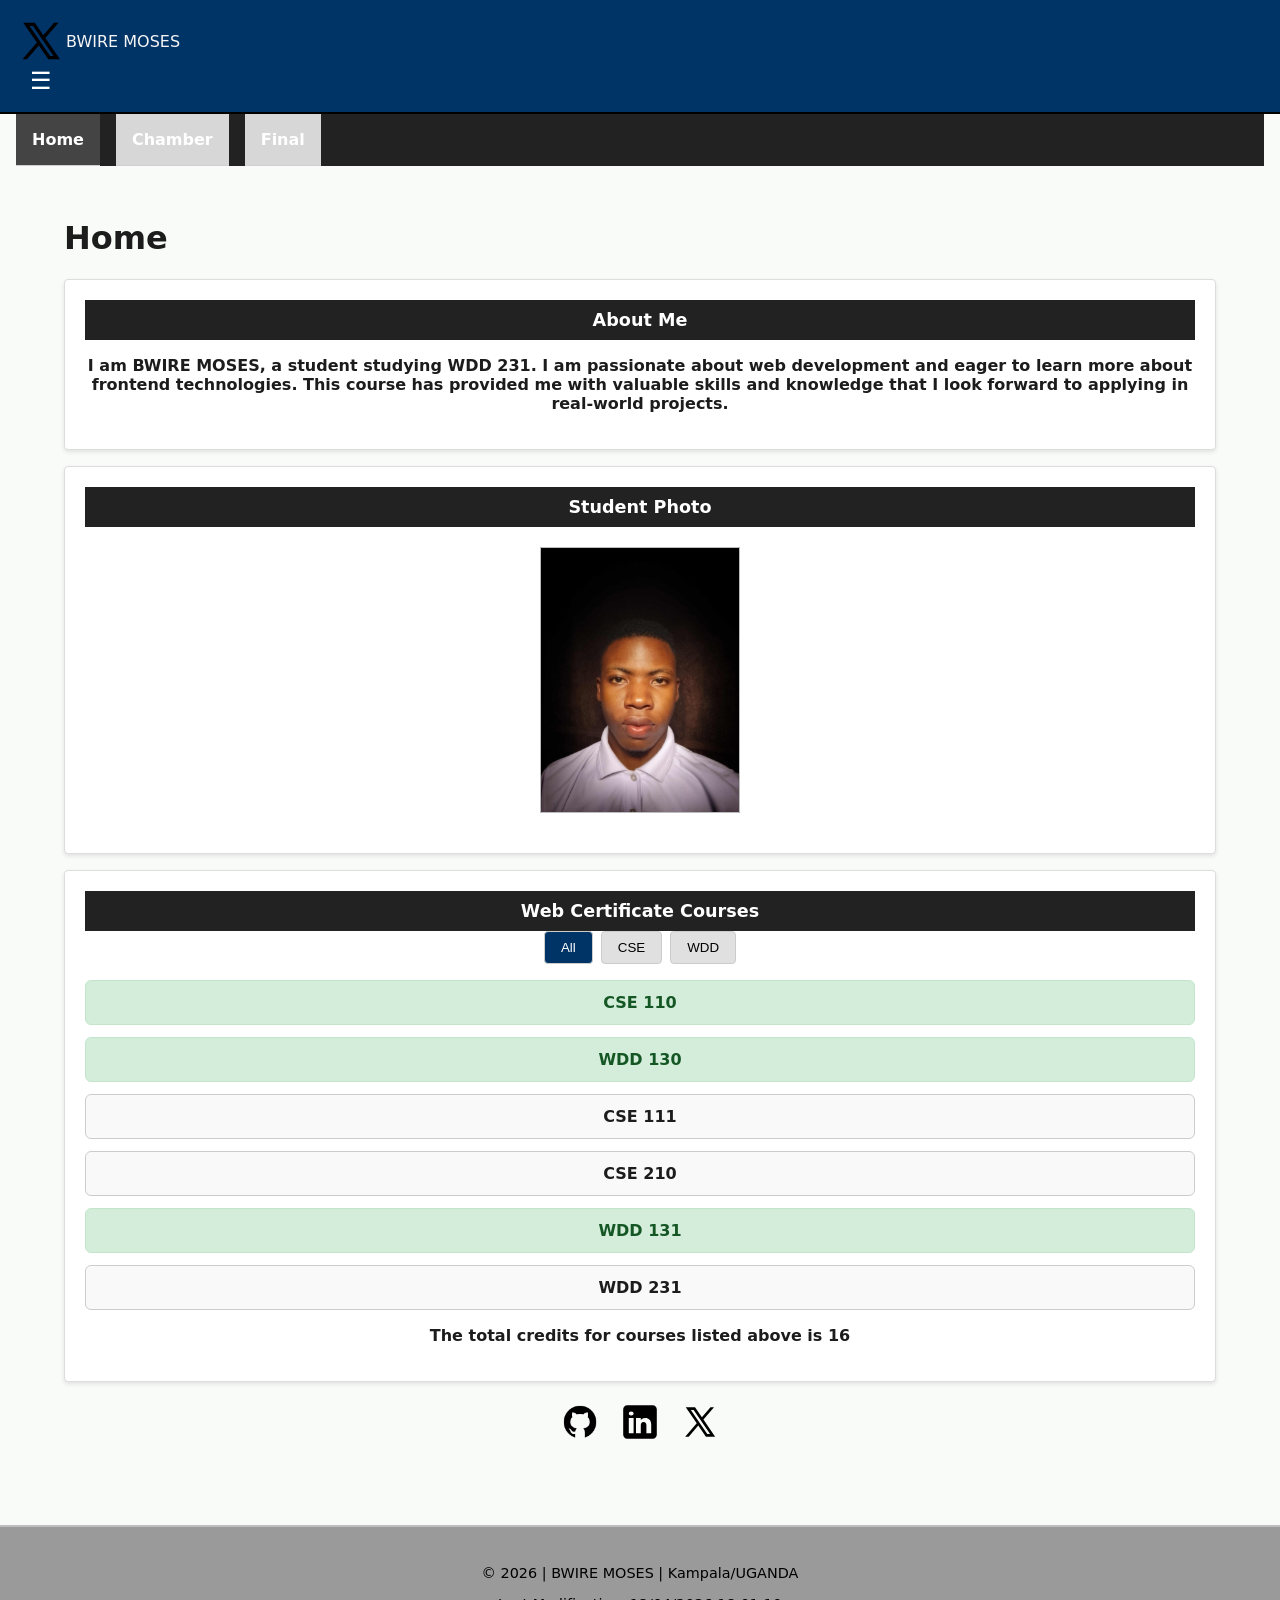
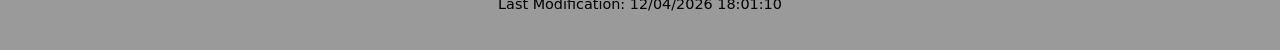
<file: index.html>
<!DOCTYPE html>
<html lang="en">
<head>
    <meta charset="UTF-8">
    <meta name="viewport" content="width=device-width, initial-scale=1.0">
    <title>WDD 231: Course Home Page</title>
    <meta name="description" content="Course home page for WDD 231 - Web Frontend Development I.  This page includes information about the student, web certificate courses, and social media links.">
    <meta name="author" content="BWIRE MOSES">
    
    <!-- Google Fonts -->
    <link rel="preconnect" href="https://fonts.googleapis.com">
    <link rel="preconnect" href="https://fonts.gstatic.com" crossorigin>
    <link href="https://fonts.googleapis.com/css2?family=Roboto:wght@400;700&display=swap" rel="stylesheet">

<!-- Stylesheets -->
    <link rel="stylesheet" href="styles/small.css">
    <link rel="stylesheet" href="styles/large.css">

    <!-- Scripts (Deferred) -->
    <script src="scripts/date.js" defer></script>
    <script src="scripts/navigation.js" defer></script>
    <script src="scripts/course.js" defer></script>
    <link rel="icon" href="images/twitter.svg"  
</head>
<body>

    <header>
        
        <img src="images/twitter.svg" alt="Site Logo" width="50" height="50">
        <span>BWIRE MOSES</span>
        <button id="menu-button" aria-label="Toggle Menu">&#9776;</button>
    </header>

    <nav>
        <ul id="nav-menu">
            <li><a href="index.html" class="active">Home</a></li>
            <li><a href="chamber/index.html">Chamber</a></li>
            <li><a href="final/index.html">Final</a></li>
        </ul>
    </nav>

    <main>
        <h1>Home</h1>
        
        <section class="card">
            <h2>About Me</h2>
            <p>I am BWIRE MOSES, a student studying WDD 231. I am passionate about web development and eager to learn more about frontend technologies. This course has provided me with valuable skills and knowledge that I look forward to applying in real-world projects.

            </p> </section>

        <section class="card">
    <h2>Student Photo</h2>
    <div class="photo-container">
      <img src="images/profile.jpg" alt="Profile Photo" width="200" height="200">
    </div>
  </section>
        <section class="card">
            <h2>Web Certificate Courses</h2>
            <div id="filter-buttons">
                <button id="all-btn" class="btn active">All</button>
                <button id="cse-btn" class="btn">CSE</button>
                <button id="wdd-btn" class="btn">WDD</button>
            </div>
            
            <div id="course-container"></div>
            <p class="credits-display">The total credits for courses listed above is <span id="total-credits">0</span></p>
        </section>
        <section>
            <h2>   </h2>
            <div class="social-links">
    <a href="https://github.com/mozzymchanz" target="_blank" rel="noopener">
      <img src="images/github.png" alt="GitHub Profile">
    </a>
    <a href="https://linkedin.com/in/mozzymchanz" target="_blank" rel="noopener">
      <img src="images/linkedin.svg" alt="LinkedIn Profile">
    </a>
    <a href="https://x.com/mozzymchanz" target="_blank" rel="noopener">
      <img src="images/twitter.svg" alt="X (formerly Twitter) Profile">
    </a>
  </div>
        </section>
    </main>

    <footer>
        
        <p>&copy; <span id="currentyear"></span> |  BWIRE MOSES |  Kampala/UGANDA </p>
        <p>Last Modification: <span id="lastModified"></span></p>
    </footer>

</body>
</html>
</file>
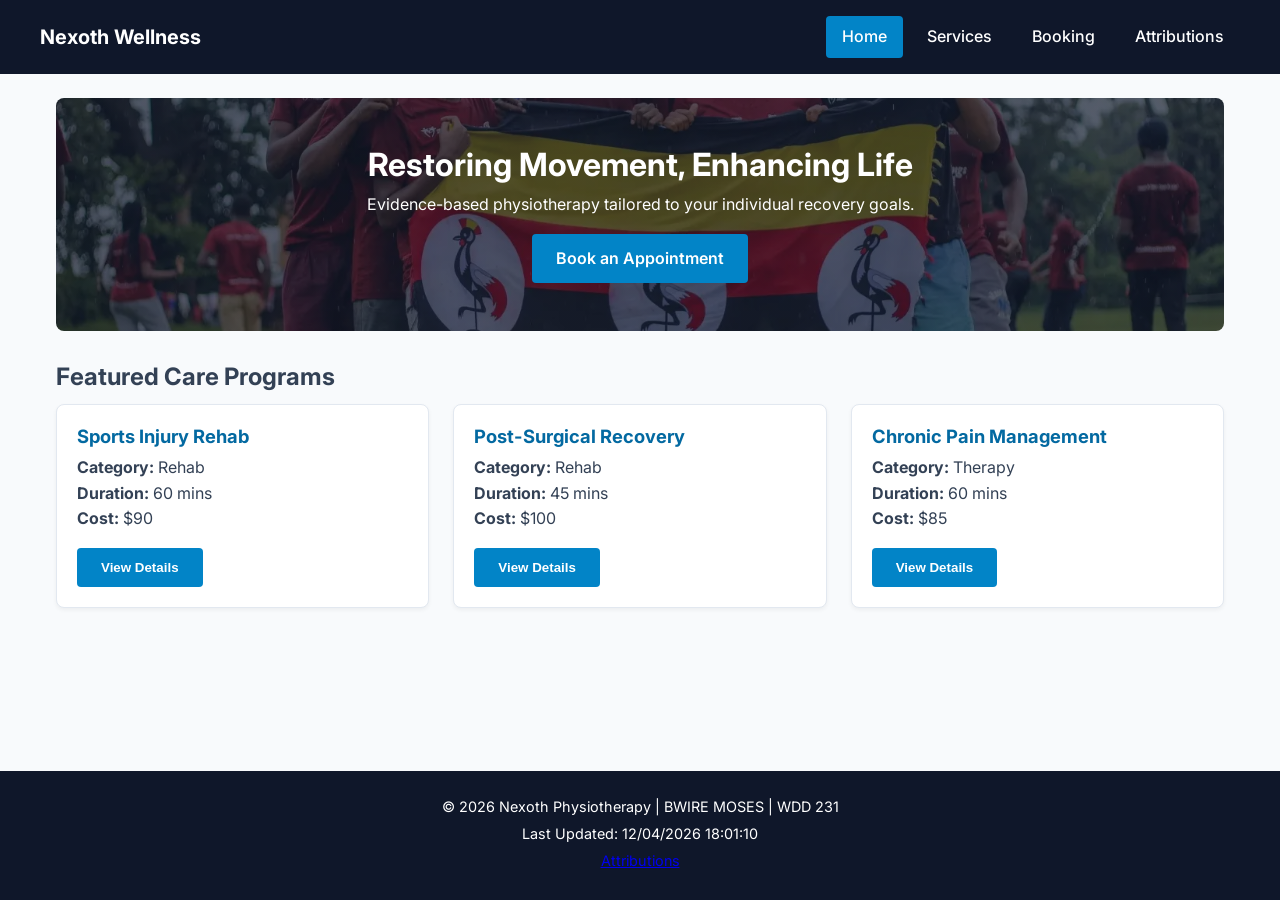
<file: final/index.html>
<!DOCTYPE html>
<html lang="en-US">
<head>
  <meta charset="UTF-8">
  <meta name="viewport" content="width=device-width, initial-scale=1.0">
  <title>Nexoth Physiotherapy & Wellness Portal | Home</title>
  <meta name="description" content="Nexoth Physiotherapy & Wellness Portal - personalized physiotherapy care for sports injuries, post-surgical recovery, and chronic pain management.">
  <meta name="author" content="BWIRE MOSES">

  <link rel="icon" href="images/favicon.ico">

  <!-- Google Fonts -->
  <link rel="preconnect" href="https://fonts.googleapis.com">
  <link rel="preconnect" href="https://fonts.gstatic.com" crossorigin>
  <link href="https://fonts.googleapis.com/css2?family=Inter:wght@400;500;600;700&display=swap" rel="stylesheet">

  <!-- Stylesheets -->
  <link rel="stylesheet" href="styles/base.css">
  <link rel="stylesheet" href="styles/larger.css">

  <script src="scripts/main.js" type="module"></script>
  <script src="scripts/services.js" type="module"></script>

  <!-- Open Graph Protocol -->
  <meta property="og:title" content="Nexoth Physiotherapy & Wellness Portal">
  <meta property="og:description" content="Reclaim your movement and health with personalized physiotherapy care programs at Nexoth.">
  <meta property="og:image" content="https://mozzymchanz.github.io/wdd231/final/images/og-share.jpg">
  <meta property="og:url" content="https://mozzymchanz.github.io/wdd231/final/index.html">
</head>
<body>
  <header>
    <div class="header-container">
      <a href="index.html" class="logo-text">Nexoth Wellness</a>
      <button id="menu-button" aria-label="Toggle Navigation">&#9776;</button>
      <nav id="primary-nav">
        <ul>
          <li><a href="index.html" class="active">Home</a></li>
          <li><a href="services.html">Services</a></li>
          <li><a href="booking.html">Booking</a></li>
          <li><a href="attributions.html">Attributions</a></li>
        </ul>
      </nav>
    </div>
  </header>

  <main>
    <section class="hero">
      <h1>Restoring Movement, Enhancing Life</h1>
      <p>Evidence-based physiotherapy tailored to your individual recovery goals.</p>
      <a href="booking.html" class="cta-button">Book an Appointment</a>
    </section>

    <section>
      <h2>Featured Care Programs</h2>
      <div class="grid-container" id="featured-services">
        <!-- Dynamically injected via JavaScript -->
      </div>
    </section>

    <dialog id="info-modal" aria-labelledby="modal-title" aria-describedby="modal-desc">
      <div id="modal-content"></div>
      <button class="close-modal" id="close-modal-btn">Close</button>
    </dialog>
  </main>

  <footer>
    <p>&copy; <span id="currentyear"></span> Nexoth Physiotherapy | BWIRE MOSES | WDD 231</p>
    <p id="lastModified"></p>
    <p><a href="attributions.html">Attributions</a></p>
  </footer>

  
</body>
</html>
</file>
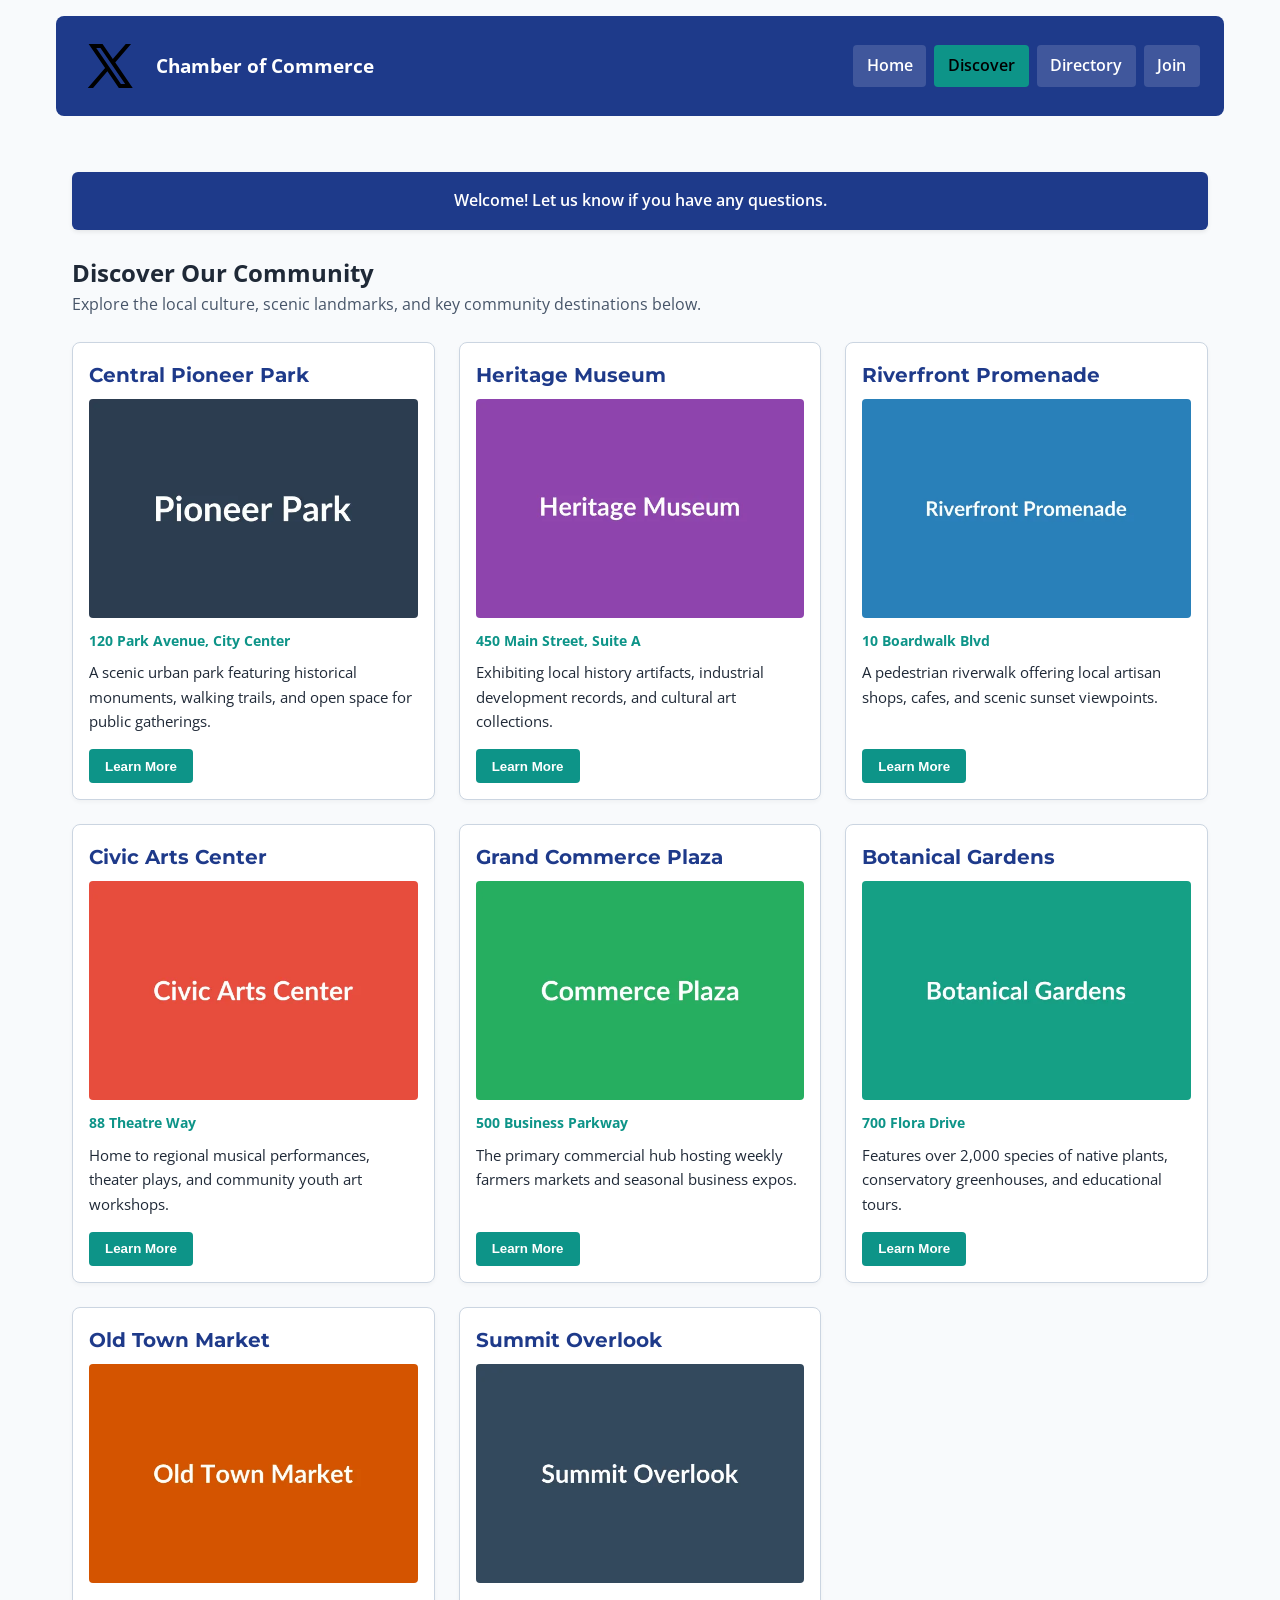
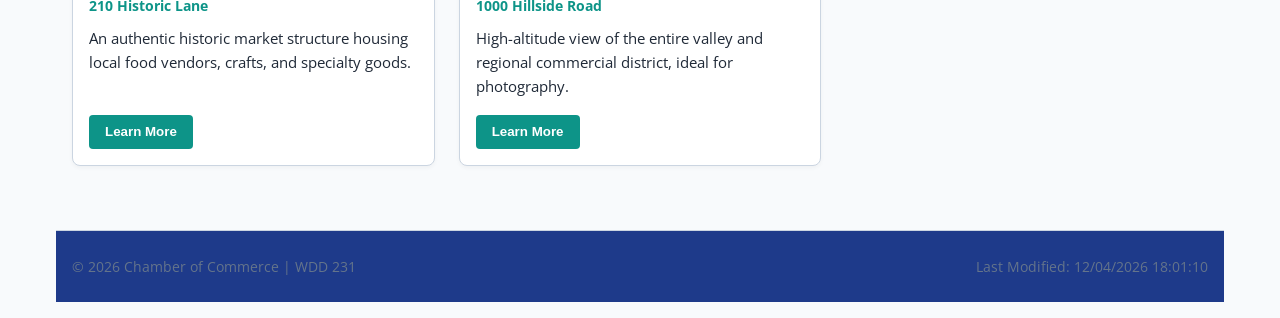
<file: chamber/discover.html>
<!DOCTYPE html>
<html lang="en">
<head>
  <meta charset="UTF-8">
  <meta name="viewport" content="width=device-width, initial-scale=1.0">
  <title>Chamber Discover | Regional Highlights</title>
  <meta name="description" content="Discover key attractions, demographics, and points of interest in our chamber of commerce area.">
  <meta name="author" content="Mozzy Mchanz">
  <link rel="icon" href="../images/favicon.ico" type="image/x-icon">

  <!-- Open Graph Metadata -->
  <meta property="og:title" content="Chamber Discover Page - Explore Our Local Community">
  <meta property="og:description" content="Explore top locations, historical landmarks, and cultural highlights in our local chamber of commerce community.">
  <meta property="og:image" content="https://mozzymchanz.github.io/wdd231/chamber/images/hero-small.webp">
  <meta property="og:url" content="https://mozzymchanz.github.io/wdd231/chamber/discover.html">

  <!-- Google Fonts API Links (Required by Audit Tool) -->
  <link rel="preconnect" href="https://fonts.googleapis.com">
  <link rel="preconnect" href="https://fonts.gstatic.com" crossorigin>
  <link href="https://fonts.googleapis.com/css2?family=Montserrat:wght@600;700&family=Open+Sans:wght@400;600&display=swap" rel="stylesheet">

  <!-- External Stylesheets -->
  <link rel="stylesheet" href="styles/small.css">
  <link rel="stylesheet" href="styles/large.css">
  <link rel="stylesheet" href="styles/discover.css">

  <!-- JS Module Script -->
  <script type="module" src="scripts/discover.js"></script>
</head>
<body>

  <header>
    <div class="header-container">
      <img src="images/twitter.svg" alt="Chamber of Commerce Logo" width="80" height="80">
      <h1>Chamber of Commerce</h1>
    </div>
    <nav>
      <ul>
        <li><a href="index.html">Home</a></li>
        <li><a href="discover.html" class="active">Discover</a></li>
        <li><a href="directory.html">Directory</a></li>
        <li><a href="join.html">Join</a></li>
      </ul>
    </nav>
  </header>

  <main>
    <!-- Visitor Message Container -->
    <aside id="visitor-message" class="visitor-banner" aria-live="polite">
      <p id="visitor-text">Loading visit information...</p>
    </aside>

    <section class="discover-hero">
      <h2>Discover Our Community</h2>
      <p>Explore the local culture, scenic landmarks, and key community destinations below.</p>
    </section>

    <!-- Grid Container using named grid areas -->
    <div id="discover-grid" class="discover-grid">
      <!-- 8 Cards dynamically rendered via scripts/discover.js -->
    </div>
  </main>

  <footer>
    <p>&copy; <span id="currentyear"></span> Chamber of Commerce | WDD 231</p>
    <p id="lastModified"></p>
  </footer>

</body>
</html>
</file>
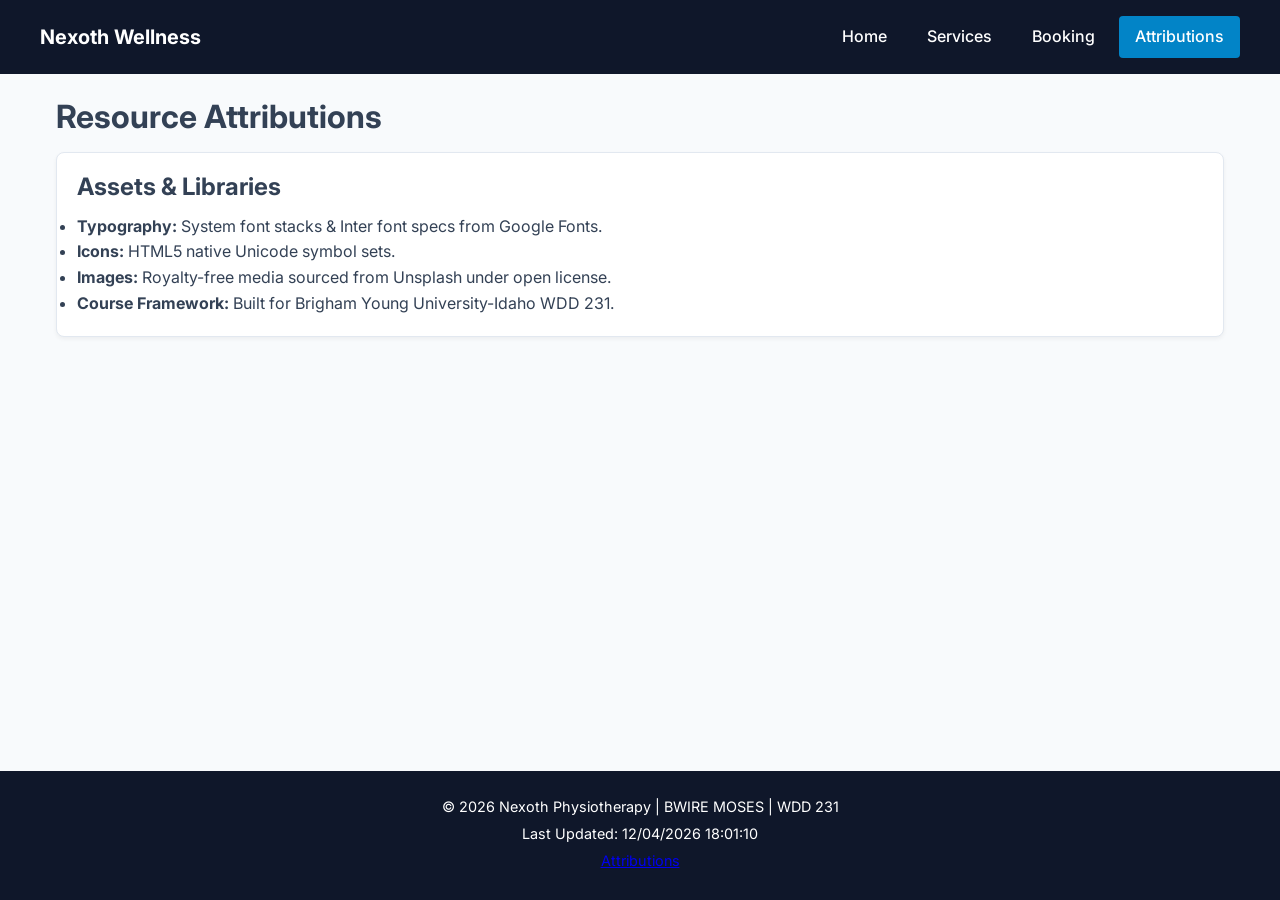
<file: final/attributions.html>
<!DOCTYPE html>
<html lang="en-US">
<head>
  <meta charset="UTF-8">
  <meta name="viewport" content="width=device-width, initial-scale=1.0">
  <title>Nexoth Physiotherapy & Wellness Portal | Attributions</title>
  <meta name="description" content="Attribution page for the Nexoth Physiotherapy portal - credits for fonts, resources, and references used across the site.">
  <meta name="author" content="BWIRE MOSES">

  <link rel="icon" href="images/favicon.ico">

  <!-- Google Fonts -->
  <link rel="preconnect" href="https://fonts.googleapis.com">
  <link rel="preconnect" href="https://fonts.gstatic.com" crossorigin>
  <link href="https://fonts.googleapis.com/css2?family=Inter:wght@400;500;600;700&display=swap" rel="stylesheet">

  <!-- Stylesheets -->
  <link rel="stylesheet" href="styles/base.css">
  <link rel="stylesheet" href="styles/larger.css">

   <script src="scripts/main.js" type="module"></script>
   

  <!-- Open Graph Protocol -->
  <meta property="og:title" content="Nexoth Physiotherapy | Resource Attributions">
  <meta property="og:description" content="Resource attributions and source credits for the Nexoth Physiotherapy web application.">
  <meta property="og:image" content="https://mozzymchanz.github.io/wdd231/final/images/og-share.jpg">
  <meta property="og:url" content="https://mozzymchanz.github.io/wdd231/final/attributions.html">
</head>
<body>
  <header>
    <div class="header-container">
      <a href="index.html" class="logo-text">Nexoth Wellness</a>
      <button id="menu-button" aria-label="Toggle Navigation">&#9776;</button>
      <nav id="primary-nav">
        <ul>
          <li><a href="index.html">Home</a></li>
          <li><a href="services.html">Services</a></li>
          <li><a href="booking.html">Booking</a></li>
          <li><a href="attributions.html" class="active">Attributions</a></li>
        </ul>
      </nav>
    </div>
  </header>

  <main>
    <h1>Resource Attributions</h1>
    <div class="card">
      <h2>Assets & Libraries</h2>
      <ul>
        <li><strong>Typography:</strong> System font stacks & Inter font specs from Google Fonts.</li>
        <li><strong>Icons:</strong> HTML5 native Unicode symbol sets.</li>
        <li><strong>Images:</strong> Royalty-free media sourced from Unsplash under open license.</li>
        <li><strong>Course Framework:</strong> Built for Brigham Young University-Idaho WDD 231.</li>
      </ul>
    </div>
  </main>

  <footer>
    <p>&copy; <span id="currentyear"></span> Nexoth Physiotherapy | BWIRE MOSES | WDD 231</p>
    <p id="lastModified"></p>
    <p><a href="attributions.html">Attributions</a></p>
  </footer>

  
</body>
</html>
</file>
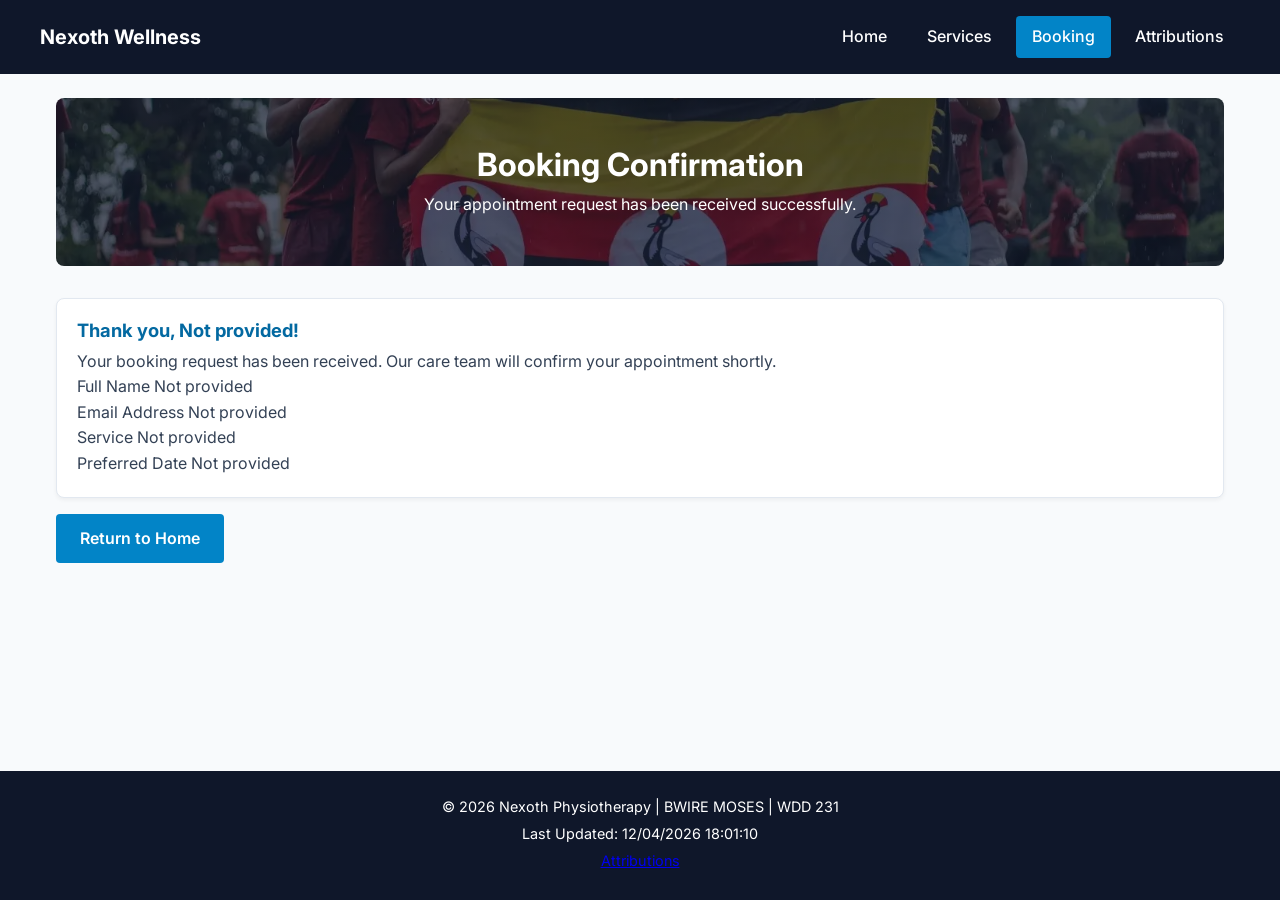
<file: final/booking-success.html>
<!DOCTYPE html>
<html lang="en-US">
<head>
  <meta charset="UTF-8">
  <meta name="viewport" content="width=device-width, initial-scale=1.0">
  <title>Nexoth Physiotherapy & Wellness Portal | Booking Confirmation</title>
  <meta name="description" content="Your booking request at Nexoth Physiotherapy has been received. Review your appointment details below.">
  <meta name="author" content="BWIRE MOSES">

  <link rel="icon" href="images/favicon.ico">

  <!-- Google Fonts -->
  <link rel="preconnect" href="https://fonts.googleapis.com">
  <link rel="preconnect" href="https://fonts.gstatic.com" crossorigin>
  <link href="https://fonts.googleapis.com/css2?family=Inter:wght@400;500;600;700&display=swap" rel="stylesheet">

  <!-- Stylesheets -->
  <link rel="stylesheet" href="styles/base.css">
  <link rel="stylesheet" href="styles/larger.css">

  <script src="scripts/main.js" type="module"></script>
  <script src="scripts/booking.js" type="module"></script>

  <!-- Open Graph Protocol -->
  <meta property="og:title" content="Nexoth Physiotherapy | Booking Confirmation">
  <meta property="og:description" content="Review your physiotherapy appointment request confirmation.">
  <meta property="og:image" content="https://mozzymchanz.github.io/wdd231/final/images/og-share.jpg">
  <meta property="og:url" content="https://mozzymchanz.github.io/wdd231/final/booking-success.html">
</head>
<body>
  <header>
    <div class="header-container">
      <a href="index.html" class="logo-text">Nexoth Wellness</a>
      <button id="menu-button" aria-label="Toggle Navigation">&#9776;</button>
      <nav id="primary-nav">
        <ul>
          <li><a href="index.html">Home</a></li>
          <li><a href="services.html">Services</a></li>
          <li><a href="booking.html" class="active">Booking</a></li>
          <li><a href="attributions.html">Attributions</a></li>
        </ul>
      </nav>
    </div>
  </header>

  <main>
    <section class="hero">
      <h1>Booking Confirmation</h1>
      <p>Your appointment request has been received successfully.</p>
    </section>

    <section class="card" id="booking-summary">
      <!-- Populated dynamically from URL Search Params via booking.js -->
    </section>

    <p  >
      <a href="index.html" class="cta-button">Return to Home</a>
    </p>
  </main>

  <footer>
    <p>&copy; <span id="currentyear"></span> Nexoth Physiotherapy | BWIRE MOSES | WDD 231</p>
    <p id="lastModified"></p>
    <p><a href="attributions.html">Attributions</a></p>
  </footer>

  
</body>
</html>
</file>
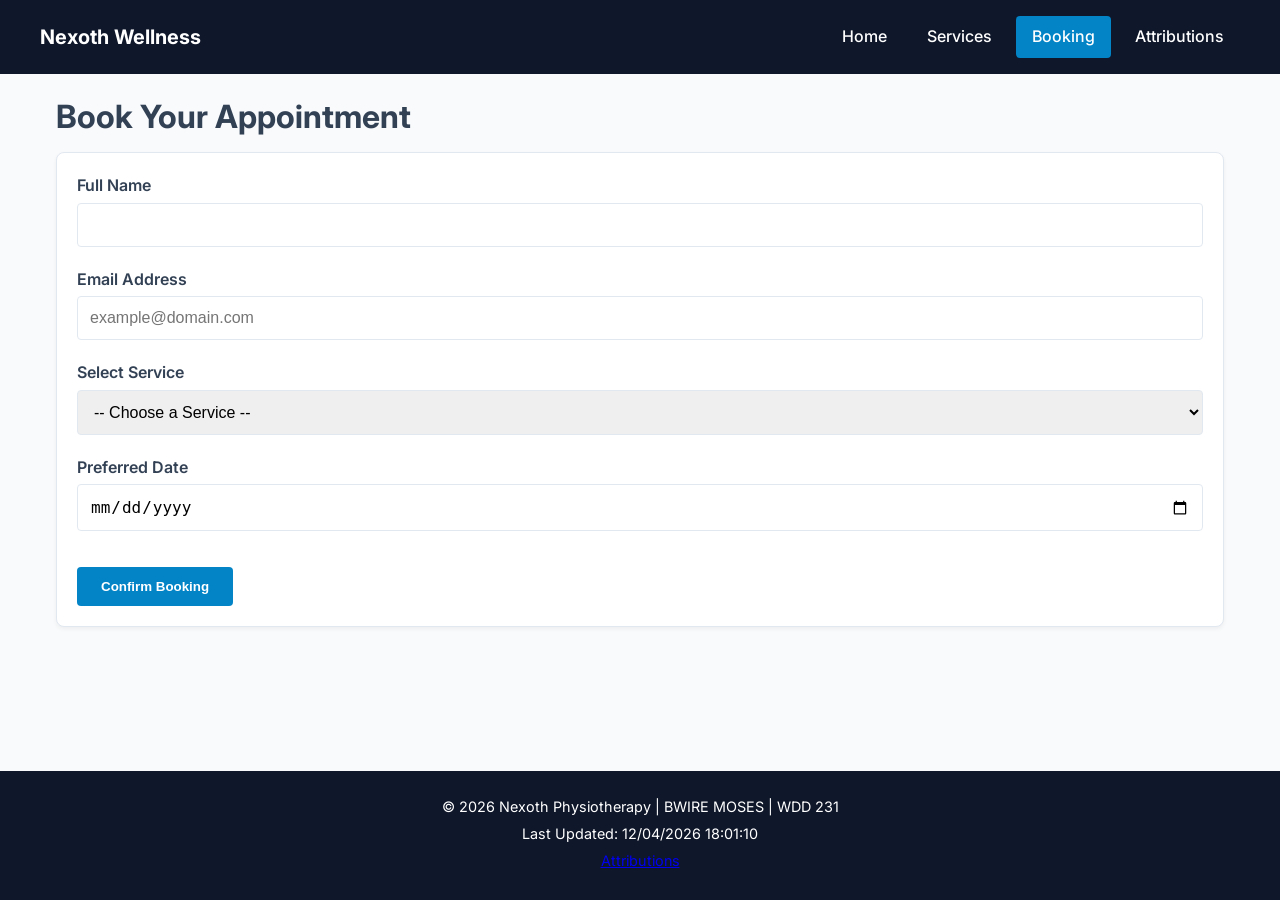
<file: final/booking.html>
<!DOCTYPE html>
<html lang="en-US">
<head>
  <meta charset="UTF-8">
  <meta name="viewport" content="width=device-width, initial-scale=1.0">
  <title>Nexoth Physiotherapy & Wellness Portal | Book Appointment</title>
  <meta name="description" content="Book a physiotherapy appointment at Nexoth. Choose your service, date, and preferred time online easily.">
  <meta name="author" content="BWIRE MOSES">

  <link rel="icon" href="images/favicon.ico">

  <!-- Google Fonts -->
  <link rel="preconnect" href="https://fonts.googleapis.com">
  <link rel="preconnect" href="https://fonts.gstatic.com" crossorigin>
  <link href="https://fonts.googleapis.com/css2?family=Inter:wght@400;500;600;700&display=swap" rel="stylesheet">

  <!-- Stylesheets -->
  <link rel="stylesheet" href="styles/base.css">
  <link rel="stylesheet" href="styles/larger.css">

  <script src="scripts/main.js" type="module"></script>
  <script src="scripts/booking.js" type="module"></script>

  <!-- Open Graph Protocol -->
  <meta property="og:title" content="Nexoth Physiotherapy | Book Appointment">
  <meta property="og:description" content="Schedule your personalized physiotherapy appointment online with Nexoth.">
  <meta property="og:image" content="https://mozzymchanz.github.io/wdd231/final/images/og-share.jpg">
  <meta property="og:url" content="https://mozzymchanz.github.io/wdd231/final/booking.html">
</head>
<body>
  <header>
    <div class="header-container">
      <a href="index.html" class="logo-text">Nexoth Wellness</a>
      <button id="menu-button" aria-label="Toggle Navigation">&#9776;</button>
      <nav id="primary-nav">
        <ul>
          <li><a href="index.html">Home</a></li>
          <li><a href="services.html">Services</a></li>
          <li><a href="booking.html" class="active">Booking</a></li>
          <li><a href="attributions.html">Attributions</a></li>
        </ul>
      </nav>
    </div>
  </header>

  <main>
    <h1>Book Your Appointment</h1>
    <form id="booking-form" class="card" method="get" action="booking-success.html">
      <div class="form-group">
        <label for="fullname">Full Name</label>
        <input type="text" id="fullname" name="fullname" autocomplete="given-name" title="Please enter your full name." required>
      </div>

      <div class="form-group">
        <label for="email">Email Address</label>
        <input type="email" id="email" name="email" autocomplete="email" placeholder="example@domain.com" title="Please enter a valid email address." required>
      </div>

      <div class="form-group">
        <label for="service-select">Select Service</label>
        <select id="service-select" name="service" title="Select a service." required>
          <option value="" disabled selected>-- Choose a Service --</option>
          <!-- Options populated from data/services.json via booking.js -->
        </select>
      </div>

      <div class="form-group">
        <label for="appointment-date">Preferred Date</label>
        <input type="date" id="appointment-date" name="date" title="Choose your preferred appointment date." required>
      </div>

      <button type="submit" class="cta-button">Confirm Booking</button>
    </form>
  </main>

  <footer>
    <p>&copy; <span id="currentyear"></span> Nexoth Physiotherapy | BWIRE MOSES | WDD 231</p>
    <p id="lastModified"></p>
    <p><a href="attributions.html">Attributions</a></p>
  </footer>

  
</body>
</html>
</file>
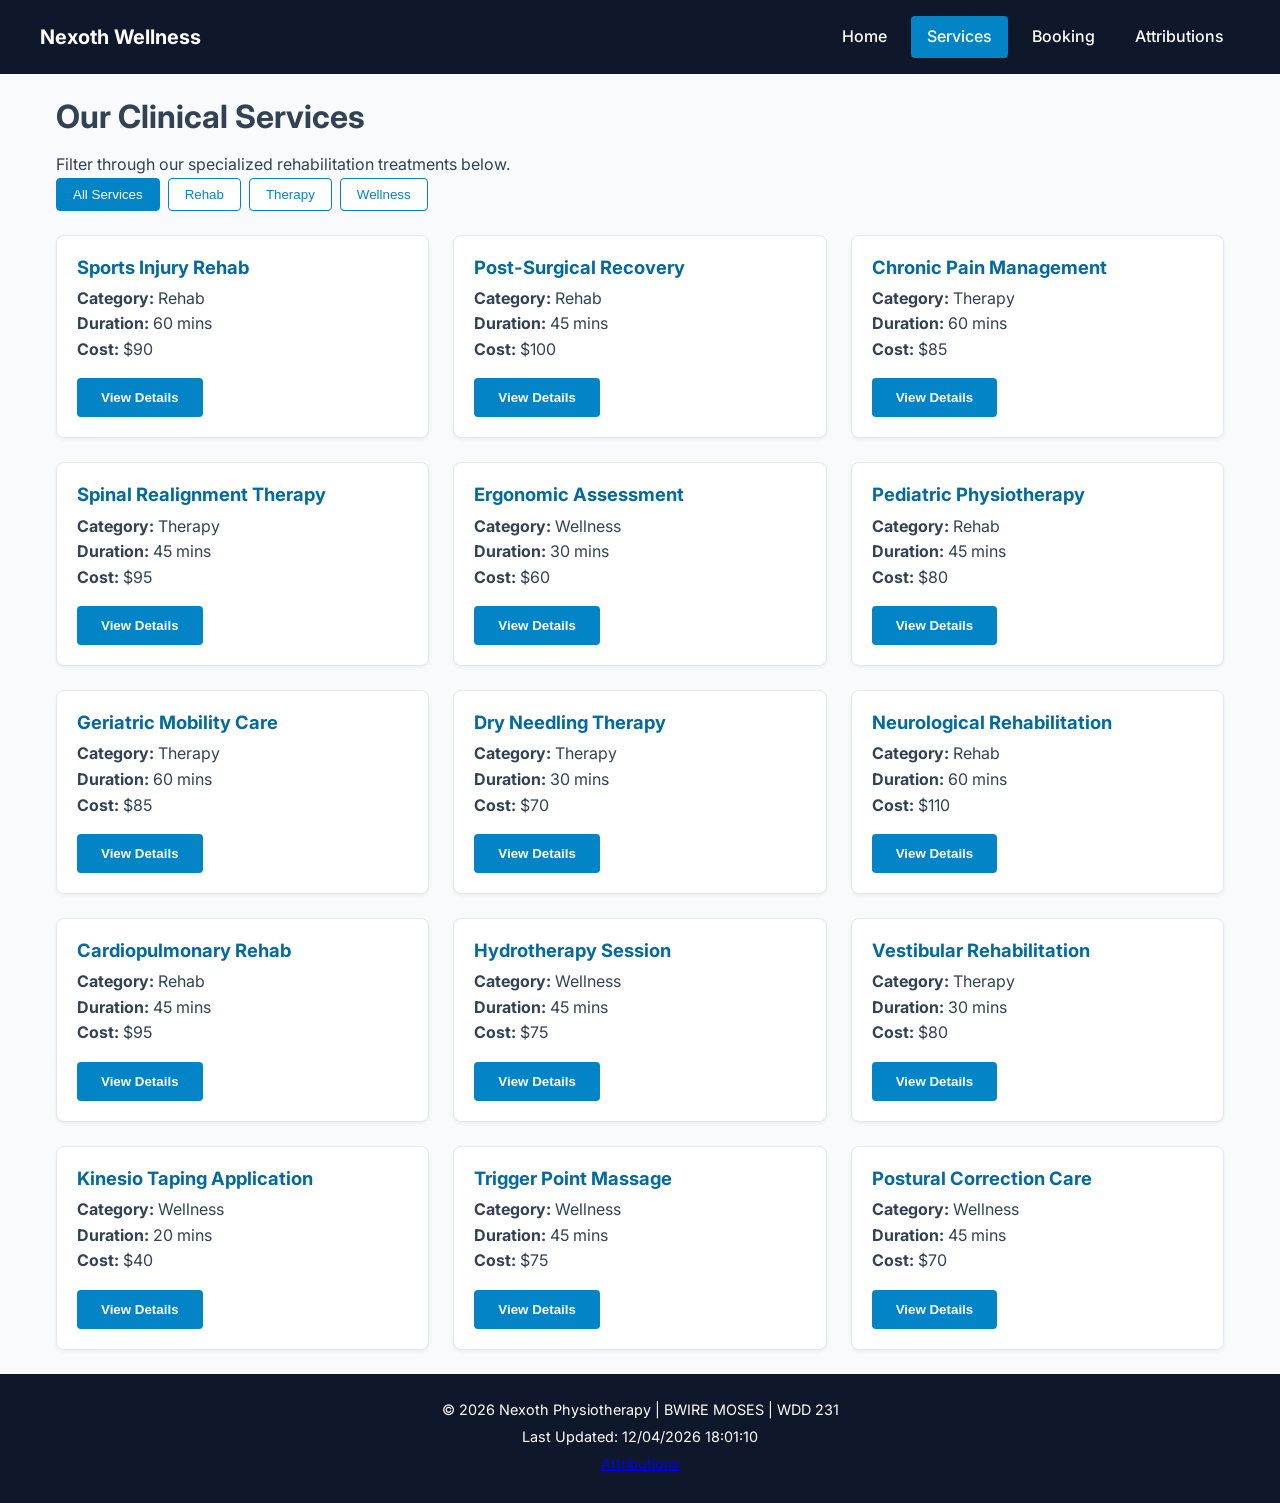
<file: final/services.html>
<!DOCTYPE html>
<html lang="en-US">
<head>
  <meta charset="UTF-8">
  <meta name="viewport" content="width=device-width, initial-scale=1.0">
  <title>Nexoth Physiotherapy & Wellness Portal | Services</title>
  <meta name="description" content="Explore specialized physiotherapy services offered at Nexoth, including sports rehab, post-surgical recovery, and chronic pain management.">
  <meta name="author" content="BWIRE MOSES">

  <link rel="icon" href="images/favicon.ico">

  <!-- Google Fonts -->
  <link rel="preconnect" href="https://fonts.googleapis.com">
  <link rel="preconnect" href="https://fonts.gstatic.com" crossorigin>
  <link href="https://fonts.googleapis.com/css2?family=Inter:wght@400;500;600;700&display=swap" rel="stylesheet">

  <!-- Stylesheets -->
  <link rel="stylesheet" href="styles/base.css">
  <link rel="stylesheet" href="styles/larger.css">

  <script src="scripts/main.js" type="module"></script>
  <script src="scripts/services.js" type="module"></script>

  <!-- Open Graph Protocol -->
  <meta property="og:title" content="Nexoth Physiotherapy & Wellness Portal | Services">
  <meta property="og:description" content="Explore specialized physiotherapy care programs and wellness plans at Nexoth.">
  <meta property="og:image" content="https://mozzymchanz.github.io/wdd231/final/images/og-share.jpg">
  <meta property="og:url" content="https://mozzymchanz.github.io/wdd231/final/services.html">
</head>
<body>
  <header>
    <div class="header-container">
      <a href="index.html" class="logo-text">Nexoth Wellness</a>
      <button id="menu-button" aria-label="Toggle Navigation">&#9776;</button>
      <nav id="primary-nav">
        <ul>
          <li><a href="index.html">Home</a></li>
          <li><a href="services.html" class="active">Services</a></li>
          <li><a href="booking.html">Booking</a></li>
          <li><a href="attributions.html">Attributions</a></li>
        </ul>
      </nav>
    </div>
  </header>

  <main>
    <h1>Our Clinical Services</h1>
    <p>Filter through our specialized rehabilitation treatments below.</p>

    <div class="filter-controls">
      <button class="filter-btn active" data-category="all">All Services</button>
      <button class="filter-btn" data-category="Rehab">Rehab</button>
      <button class="filter-btn" data-category="Therapy">Therapy</button>
      <button class="filter-btn" data-category="Wellness">Wellness</button>
    </div>

    <div class="grid-container" id="services-grid">
      <!-- 15 Dynamic items loaded from JSON -->
    </div>

    <dialog id="info-modal" aria-labelledby="modal-title" aria-describedby="modal-desc">
      <div id="modal-content"></div>
      <button class="close-modal" id="close-modal-btn">Close</button>
    </dialog>
  </main>

  <footer>
    <p>&copy; <span id="currentyear"></span> Nexoth Physiotherapy | BWIRE MOSES | WDD 231</p>
    <p id="lastModified"></p>
    <p><a href="attributions.html">Attributions</a></p>
  </footer>

  
</body>
</html>
</file>
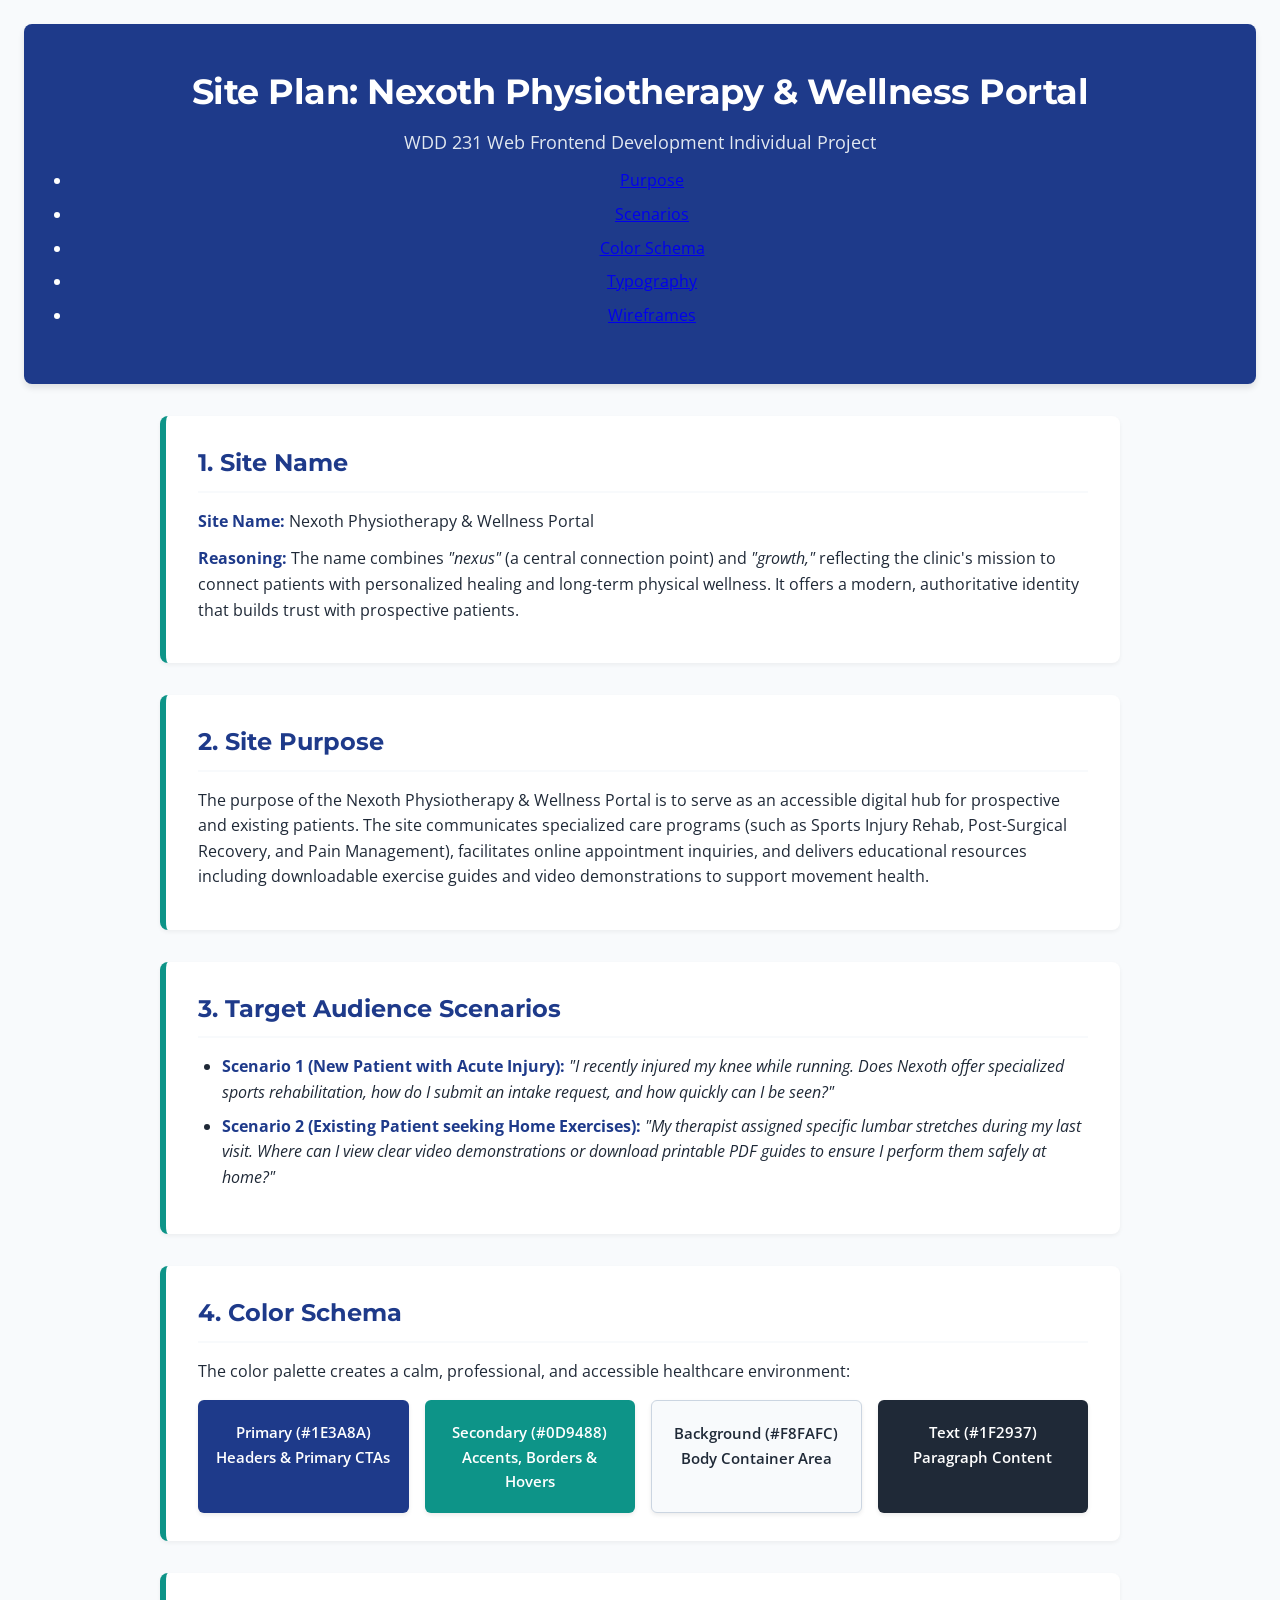
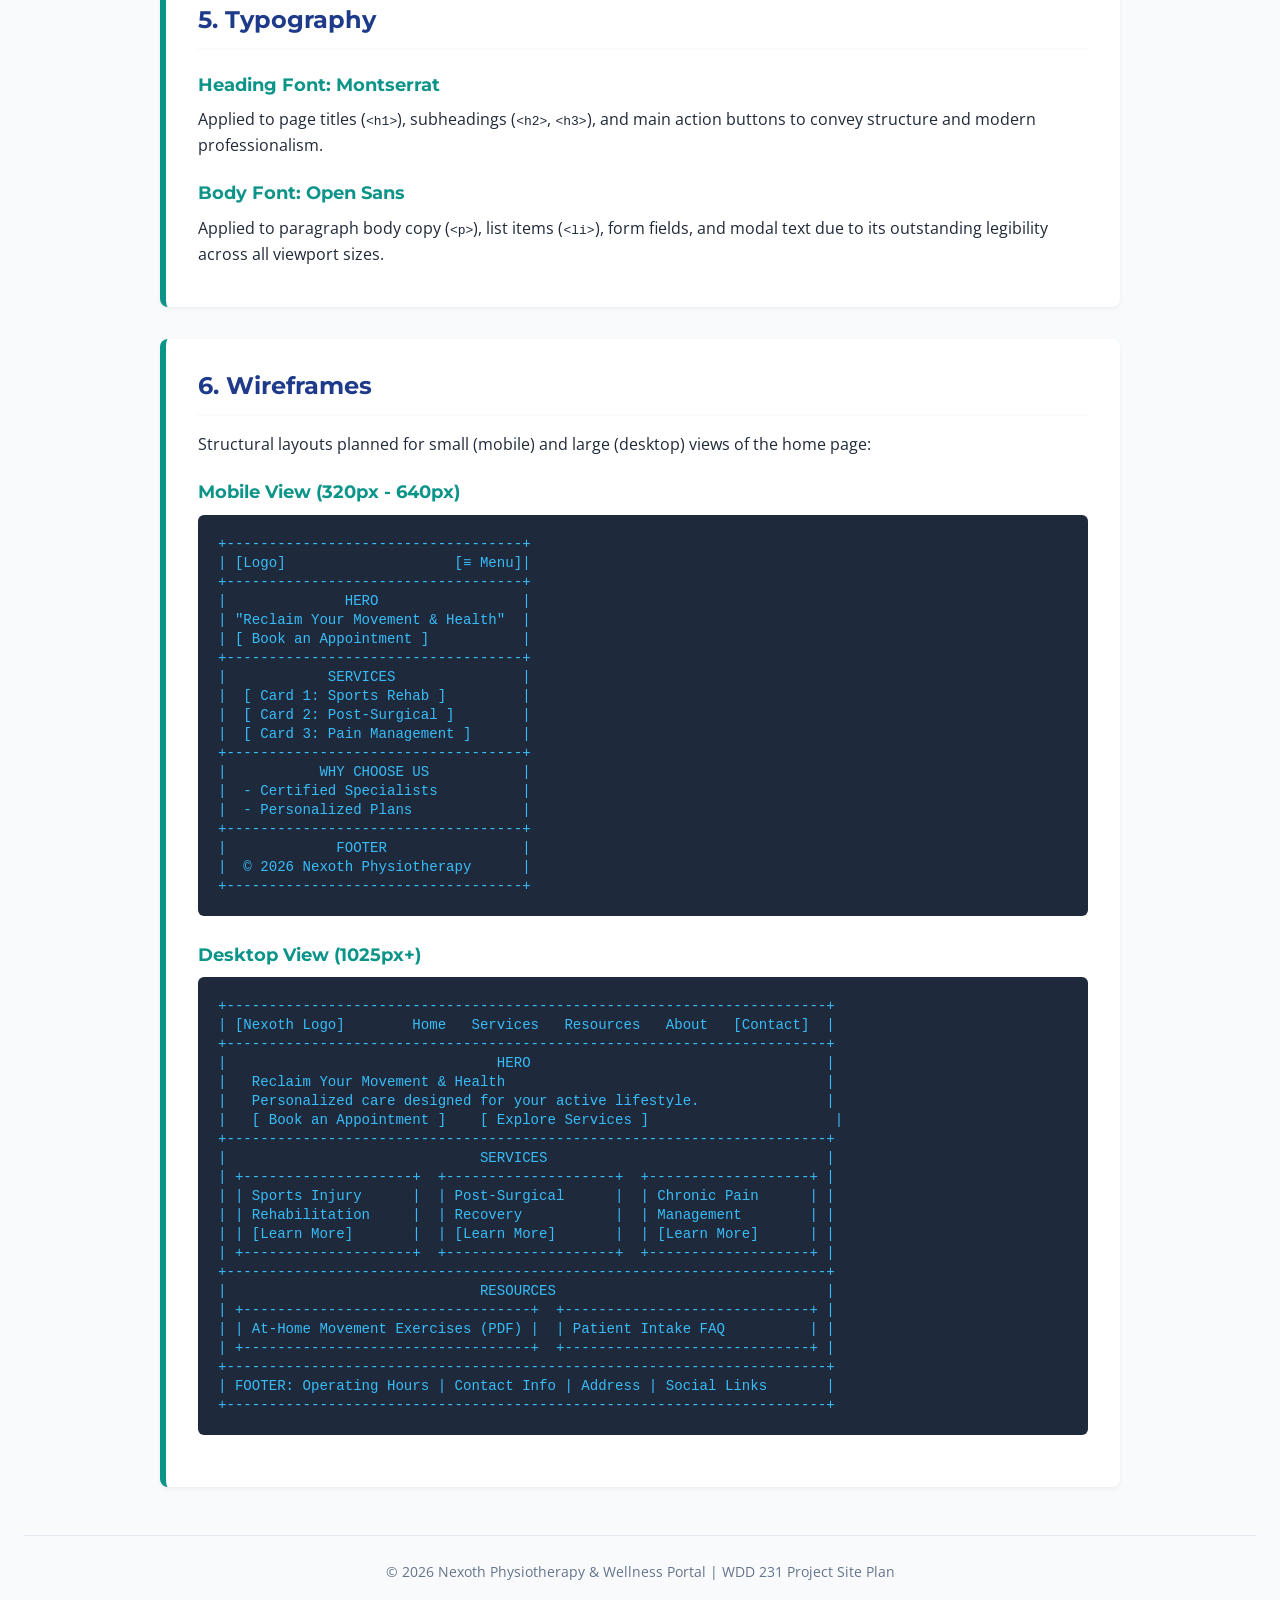
<file: final/siteplan.html>
<!DOCTYPE html>
<html lang="en">
<head>
  <meta charset="UTF-8">
  <meta name="viewport" content="width=device-width, initial-scale=1.0">
  <title>Nexoth Physiotherapy &amp; Wellness Portal | Site Plan</title>
  <meta name="description" content="Site plan document for the Nexoth Physiotherapy &amp; Wellness Portal detailing project purpose, target audience scenarios, design schema, and layout wireframes.">
  <meta name="author" content="Mozzy Mchanz">
  <link rel="icon" href="images/favicon.ico" type="image/x-icon">

  <!-- Open Graph Meta Tags -->
  <meta property="og:title" content="Nexoth Physiotherapy &amp; Wellness Portal | Site Plan">
  <meta property="og:description" content="Detailed site plan for Nexoth Physiotherapy portal featuring user scenarios, color palette, typography, and wireframe architecture.">
  <meta property="og:image" content="https://mozzymchanz.github.io/wdd231/project/images/siteplan-og.png">
  <meta property="og:url" content="https://mozzymchanz.github.io/wdd231/project/siteplan.html">

  <!-- Google Fonts Connection -->
  <link rel="preconnect" href="https://fonts.googleapis.com">
  <link rel="preconnect" href="https://fonts.gstatic.com" crossorigin>
  <link rel="stylesheet" href="https://fonts.googleapis.com/css2?family=Montserrat:wght@600;700&family=Open+Sans:wght@400;600&display=swap">

  <!-- External Stylesheet -->
  <link rel="stylesheet" href="styles/siteplan.css">
</head>
<body>

  <header>
    <h1>Site Plan: Nexoth Physiotherapy &amp; Wellness Portal</h1>
    <p>WDD 231 Web Frontend Development Individual Project</p>
    <nav>
      <ul>
        <li><a href="#purpose">Purpose</a></li>
        <li><a href="#scenarios">Scenarios</a></li>
        <li><a href="#color">Color Schema</a></li>
        <li><a href="#typography">Typography</a></li>
        <li><a href="#wireframes">Wireframes</a></li>
      </ul>
    </nav>
  </header>

  <main>

    <!-- 1. Site Name -->
    <section>
      <h2>1. Site Name</h2>
      <p><strong>Site Name:</strong> Nexoth Physiotherapy &amp; Wellness Portal</p>
      <p><strong>Reasoning:</strong> The name combines <em>"nexus"</em> (a central connection point) and <em>"growth,"</em> reflecting the clinic's mission to connect patients with personalized healing and long-term physical wellness. It offers a modern, authoritative identity that builds trust with prospective patients.</p>
    </section>

    <!-- 2. Site Purpose -->
    <section id="purpose">
      <h2>2. Site Purpose</h2>
      <p>The purpose of the Nexoth Physiotherapy &amp; Wellness Portal is to serve as an accessible digital hub for prospective and existing patients. The site communicates specialized care programs (such as Sports Injury Rehab, Post-Surgical Recovery, and Pain Management), facilitates online appointment inquiries, and delivers educational resources including downloadable exercise guides and video demonstrations to support movement health.</p>
    </section>

    <!-- 3. Target Audience Scenarios -->
    <section id="scenarios">
      <h2>3. Target Audience Scenarios</h2>
      <ul>
        <li>
          <strong>Scenario 1 (New Patient with Acute Injury):</strong> 
          <em>"I recently injured my knee while running. Does Nexoth offer specialized sports rehabilitation, how do I submit an intake request, and how quickly can I be seen?"</em>
        </li>
        <li>
          <strong>Scenario 2 (Existing Patient seeking Home Exercises):</strong> 
          <em>"My therapist assigned specific lumbar stretches during my last visit. Where can I view clear video demonstrations or download printable PDF guides to ensure I perform them safely at home?"</em>
        </li>
      </ul>
    </section>

    <!-- 4. Color Schema -->
    <section id="color">
      <h2>4. Color Schema</h2>
      <p>The color palette creates a calm, professional, and accessible healthcare environment:</p>
      
      <div class="color-palette">
        <div class="swatch swatch-primary">Primary (#1E3A8A)<br>Headers &amp; Primary CTAs</div>
        <div class="swatch swatch-secondary">Secondary (#0D9488)<br>Accents, Borders &amp; Hovers</div>
        <div class="swatch swatch-bg">Background (#F8FAFC)<br>Body Container Area</div>
        <div class="swatch swatch-text">Text (#1F2937)<br>Paragraph Content</div>
      </div>
    </section>

    <!-- 5. Typography -->
    <section id="typography">
      <h2>5. Typography</h2>
      <article>
        <h3>Heading Font: Montserrat</h3>
        <p>Applied to page titles (<code>&lt;h1&gt;</code>), subheadings (<code>&lt;h2&gt;</code>, <code>&lt;h3&gt;</code>), and main action buttons to convey structure and modern professionalism.</p>
        
        <h3>Body Font: Open Sans</h3>
        <p>Applied to paragraph body copy (<code>&lt;p&gt;</code>), list items (<code>&lt;li&gt;</code>), form fields, and modal text due to its outstanding legibility across all viewport sizes.</p>
      </article>
    </section>

    <!-- 6. Wireframes -->
    <section id="wireframes">
      <h2>6. Wireframes</h2>
      <p>Structural layouts planned for small (mobile) and large (desktop) views of the home page:</p>

      <h3>Mobile View (320px - 640px)</h3>
      <pre><code>+-----------------------------------+
| [Logo]                    [≡ Menu]|
+-----------------------------------+
|              HERO                 |
| "Reclaim Your Movement & Health"  |
| [ Book an Appointment ]           |
+-----------------------------------+
|            SERVICES               |
|  [ Card 1: Sports Rehab ]         |
|  [ Card 2: Post-Surgical ]        |
|  [ Card 3: Pain Management ]      |
+-----------------------------------+
|           WHY CHOOSE US           |
|  - Certified Specialists          |
|  - Personalized Plans             |
+-----------------------------------+
|             FOOTER                |
|  © 2026 Nexoth Physiotherapy      |
+-----------------------------------+</code></pre>

      <h3>Desktop View (1025px+)</h3>
      <pre><code>+-----------------------------------------------------------------------+
| [Nexoth Logo]        Home   Services   Resources   About   [Contact]  |
+-----------------------------------------------------------------------+
|                                HERO                                   |
|   Reclaim Your Movement & Health                                      |
|   Personalized care designed for your active lifestyle.               |
|   [ Book an Appointment ]    [ Explore Services ]                      |
+-----------------------------------------------------------------------+
|                              SERVICES                                 |
| +--------------------+  +--------------------+  +-------------------+ |
| | Sports Injury      |  | Post-Surgical      |  | Chronic Pain      | |
| | Rehabilitation     |  | Recovery           |  | Management        | |
| | [Learn More]       |  | [Learn More]       |  | [Learn More]      | |
| +--------------------+  +--------------------+  +-------------------+ |
+-----------------------------------------------------------------------+
|                              RESOURCES                                |
| +----------------------------------+  +-----------------------------+ |
| | At-Home Movement Exercises (PDF) |  | Patient Intake FAQ          | |
| +----------------------------------+  +-----------------------------+ |
+-----------------------------------------------------------------------+
| FOOTER: Operating Hours | Contact Info | Address | Social Links       |
+-----------------------------------------------------------------------+</code></pre>
    </section>

  </main>

  <footer>
    <p>&copy; 2026 Nexoth Physiotherapy &amp; Wellness Portal | WDD 231 Project Site Plan</p>
  </footer>

</body>
</html>
</file>
<file: styles/small.css>
/* Core Layout Modifications - Global Box Sizing */
* {
  box-sizing: border-box;
}

body {
  font-family: 'Roboto', sans-serif;
  margin: 0;
  padding: 0;
  background-color: #f4f4f4;
  color: #333;
}

header {
  display: flex;
  align-items: center;
  justify-content: space-between;
  padding: 1rem;
  background-color: #003366;
  color: white;
}

#menu-button {
  font-size: 1.5rem;
  background: none;
  border: none;
  color: white;
  cursor: pointer;
}

/* Mobile Navigation Toggle Configuration */
nav ul {
  display: none;
  list-style: none;
  padding: 0;
  margin: 0;
  background-color: #222;
}

nav ul.open {
  display: block;
}

nav li a {
  display: block;
  padding: 1rem;
  color: white;
  text-decoration: none;
  text-align: center;
}

nav li a:hover,
nav li a.active {
  background-color: #444;
}

main {
  padding: 1rem;
}

/* Card/Section Styling (single source of truth) */
.card {
  background-color: white;
  border: 1px solid #ddd;
  padding: 1.25rem;
  margin-bottom: 1rem;
  border-radius: 4px;
  box-shadow: 0 2px 4px rgba(0, 0, 0, 0.1);
  text-align: center;
  font-weight: bold;
}

/* Black background color for all section headings */
.card h2 {
  background-color: #222;
  color: #fff;
  margin: 0;
  padding: 10px;
  font-size: 1.1rem;
  font-weight: 700;
}

#filter-buttons {
  display: flex;
  gap: 0.5rem;
  margin-bottom: 1rem;
  justify-content: center;
  flex-wrap: wrap;
}

.btn {
  padding: 0.5rem 1rem;
  border: 1px solid #ccc;
  background-color: #e0e0e0;
  cursor: pointer;
  border-radius: 4px;
}

.btn.active,
.btn:hover {
  background-color: #003366;
  color: white;
}

#course-container {
  display: grid;
  grid-template-columns: 1fr;
  gap: 0.75rem;
  margin-bottom: 1rem;
}

/* Course state customization rules */
.course-card.completed {
  background-color: #d4edda;
  border-color: #c3e6cb;
  color: #155724;
}

/* Provide base styling for course cards created by JS */
.course-card {
  border: 1px solid #ccc;
  background-color: #f9f9f9;
  padding: 0.75rem;
  border-radius: 6px;
  text-align: center;
  font-weight: 700;
}

footer a {
  color: #00bcd4;
  text-decoration: none;
}

/* Footer & Social Media Styling */
footer {
  text-align: center;
  font-size: 0.9rem;
  background-color: #222;
  color: white;
  padding: 1rem;
}

.photo-container {
  padding: 20px;
}

.photo-container img {
  max-width: 100%;
  height: auto;
  display: block;
  margin: 0 auto;
  border: 1px solid #bbb;
}

.social-links {
  display: flex;
  justify-content: center;
  gap: 20px;
  margin-bottom: 15px;
  flex-wrap: wrap;
}

.social-links img {
  width: 40px;
  height: auto;
  transition: transform 0.2s ease;
}

.social-links img:hover {
  transform: scale(1.1);
}
</file>
<file: styles/large.css>
/* Chamber - shared styles (home uses this file too)
   Note: directory.html also uses chamber/style/large.css, but rubric expects styles/ folder. */

/* Simple, mobile-first baseline */
:root {
  --primary-color: #006633;
  --accent-color: #ffcc00;
  --text-primary: #1c1c1c;
  --surface-light: #f9fbf9;
  --surface-card: #ffffff;
}

body {
  font-family: Inter, system-ui, sans-serif;
  background: var(--surface-light);
  color: var(--text-primary);
  margin: 0;
}

/* Header */
header {
  background: #003366;
  color: whitesmoke;
  border-bottom: 2px solid #000;
}

.logo-area {
  display: flex;
  gap: 0.75rem;
  align-items: center;
  padding: 1rem;
}

nav {
  padding: 0 1rem 1rem;
}

nav ul {
  list-style: none;
  padding: 0;
  margin: 0;
  display: none;
}

nav ul.show {
  display: block;
}

nav a {
  display: block;
  padding: 0.75rem;
  color: #111;
  text-decoration: none;
  font-weight: 700;
  background: #d7d7d7;
  border-bottom: 1px solid #cfcfcf;
}

nav a.active {
  background: #bdbdbd;
}

/* Mobile menu button */
#menu-toggle {
  width: 44px;
  height: 44px;
  font-size: 1.5rem;
  border: 0;
  background: transparent;
  color: whitesmoke;
  cursor: pointer;
}

/* Home sections */
main {
  padding: 1rem;
}

.hero-container {
  position: relative;
  text-align: center;
}

.hero-image {
  width: 100%;
  height: auto;
  display: block;
}

.cta-box {
  position: absolute;
  left: 50%;
  top: 50%;
  transform: translate(-50%, -50%);
  background: rgba(0, 0, 0, 0.65);
  color: #fff;
  padding: 1rem;
  border-radius: 10px;
}

.cta-btn {
  display: inline-block;
  margin-top: 0.75rem;
  background: var(--accent-color);
  color: #000;
  padding: 0.6rem 1rem;
  border-radius: 8px;
  text-decoration: none;
  font-weight: 800;
}

.events,
.weather-box,
.spotlights {
  margin-top: 2rem;
  background: #fff;
  border: 1px solid #e6e6e6;
  border-radius: 12px;
  padding: 1rem;
}

.event-card {
  background: #f3f3f3;
  border-radius: 12px;
  padding: 1rem;
}

#forecast {
  display: grid;
  gap: 0.75rem;
  margin-top: 0.5rem;
}

.forecast-day {
  background: #f3f3f3;
  border-radius: 10px;
  padding: 0.75rem;
}

#spotlight-container {
  display: grid;
  gap: 1rem;
  margin-top: 1rem;
}

.spotlight-card {
  border: 1px solid #e6e6e6;
  background: #fff;
  border-radius: 12px;
  padding: 1rem;
}

.spotlight-card img {
  display: block;
  margin: 0.5rem 0;
  max-width: 120px;
}

.badge {
  display: inline-block;
  margin-top: 0.5rem;
  font-weight: 800;
  background: #ffefb0;
  padding: 0.25rem 0.5rem;
  border-radius: 999px;
}

footer {
  margin-top: 2rem;
  background: #9a9a9a;
  color: #000;
  padding: 1.5rem 1rem;
  text-align: center;
  border-top: 2px solid #bdbdbd;
}

@media (min-width: 768px) {
  nav ul {
    display: flex;
    gap: 1rem;
  }

  nav {
    padding-bottom: 0;
  }

  #menu-toggle {
    display: none;
  }

  header {
    display: grid;
    grid-template-columns: auto 1fr;
    align-items: center;
  }

  main {
    padding: 2rem 5%;
  }

  #forecast {
    grid-template-columns: repeat(3, 1fr);
  }

  #spotlight-container {
    grid-template-columns: repeat(3, 1fr);
  }
}
</file>
<file: final/styles/base.css>
/* ==========================================================================
   CSS Custom Properties / Variables
   ========================================================================== */
:root {
  --primary-color: #0284c7;
  --primary-dark: #0369a1;
  --secondary-color: #0f172a;
  --accent-color: #e0f2fe;
  --text-dark: #334155;
  --text-light: #ffffff;
  --bg-light: #f8fafc;
  --card-bg: #ffffff;
  --border-color: #e2e8f0;
  --font-family: 'Inter', system-ui, -apple-system, sans-serif;
  --max-width: 1200px;
}

/* ==========================================================================
   CSS Reset & Base Rules
   ========================================================================== */
*, *::before, *::after {
  box-sizing: border-box;
  margin: 0;
  padding: 0;
}

body {
  font-family: var(--font-family);
  color: var(--text-dark);
  background-color: var(--bg-light);
  line-height: 1.6;
  display: flex;
  flex-direction: column;
  min-height: 100vh;
}

img {
  max-width: 100%;
  height: auto;
  display: block;
}

/* Heading hierarchy */
h1, h2, h3, h4 {
  line-height: 1.2;
  font-weight: 700;
}

h1 {
  font-size: 2rem;
  margin-bottom: 1rem;
}

h2 {
  font-size: 1.5rem;
  margin-bottom: 0.75rem;
}

h3 {
  font-size: 1.15rem;
  margin-bottom: 0.5rem;
}

/* ==========================================================================
   Header & Navigation
   ========================================================================== */
header {
  background-color: var(--secondary-color);
  color: var(--text-light);
  padding: 1rem;
  position: sticky;
  top: 0;
  z-index: 100;
}

.header-container {
  max-width: var(--max-width);
  margin: 0 auto;
  display: flex;
  justify-content: space-between;
  align-items: center;
}

.logo-container {
  display: flex;
  align-items: center;
  gap: 0.5rem;
}

.logo-text {
  font-size: 1.25rem;
  font-weight: 700;
  color: var(--text-light);
  text-decoration: none;
}

#menu-button {
  background: none;
  border: none;
  color: var(--text-light);
  font-size: 1.75rem;
  cursor: pointer;
  padding: 0.25rem;
}

nav {
  display: none;
  background-color: var(--secondary-color);
  width: 100%;
}

nav.open {
  display: block;
}

nav ul {
  list-style: none;
  display: flex;
  flex-direction: column;
}

nav a {
  display: block;
  padding: 0.75rem 1rem;
  color: var(--text-light);
  text-decoration: none;
  font-weight: 500;
  transition: background-color 0.2s;
}

nav a:hover, nav a.active {
  background-color: var(--primary-color);
}

/* ==========================================================================
   Main Content & Containers
   ========================================================================== */
main {
  flex: 1;
  max-width: var(--max-width);
  width: 100%;
  margin: 0 auto;
  padding: 1.5rem 1rem;
}

.hero {
  background: linear-gradient(rgba(15, 23, 42, 0.7), rgba(15, 23, 42, 0.7)), url('../images/hero-large.webp') center/cover no-repeat;
  color: var(--text-light);
  text-align: center;
  padding: 3rem 1rem;
  border-radius: 8px;
  margin-bottom: 2rem;
}

.hero h1 {
  font-size: 2rem;
  margin-bottom: 0.5rem;
}

.cta-button {
  display: inline-block;
  background-color: var(--primary-color);
  color: var(--text-light);
  padding: 0.75rem 1.5rem;
  text-decoration: none;
  border-radius: 4px;
  font-weight: 600;
  margin-top: 1rem;
  border: none;
  cursor: pointer;
}

.cta-button:hover {
  background-color: var(--primary-dark);
}

/* Dynamic Grid & Cards */
.grid-container {
  display: grid;
  grid-template-columns: 1fr;
  gap: 1.5rem;
}

.card {
  background-color: var(--card-bg);
  border: 1px solid var(--border-color);
  border-radius: 8px;
  padding: 1.25rem;
  box-shadow: 0 2px 4px rgba(0,0,0,0.05);
}

.card h3 {
  color: var(--primary-dark);
  margin-bottom: 0.5rem;
}

.filter-controls {
  display: flex;
  gap: 0.5rem;
  margin-bottom: 1.5rem;
  flex-wrap: wrap;
}

.filter-btn {
  padding: 0.5rem 1rem;
  border: 1px solid var(--primary-color);
  background: white;
  color: var(--primary-color);
  border-radius: 4px;
  cursor: pointer;
}

.filter-btn.active {
  background-color: var(--primary-color);
  color: white;
}

/* ==========================================================================
   Forms
   ========================================================================== */
.form-group {
  margin-bottom: 1.25rem;
}

.form-group label {
  display: block;
  font-weight: 600;
  margin-bottom: 0.25rem;
}

.form-group input, .form-group select, .form-group textarea {
  width: 100%;
  padding: 0.75rem;
  border: 1px solid var(--border-color);
  border-radius: 4px;
  font-size: 1rem;
}

/* ==========================================================================
   Modal Dialog
   ========================================================================== */
dialog {
  border: none;
  border-radius: 8px;
  padding: 1.5rem;
  max-width: 500px;
  width: 90%;
  margin: auto;
  box-shadow: 0 10px 25px rgba(0,0,0,0.2);
}

dialog::backdrop {
  background: rgba(0, 0, 0, 0.6);
}

.close-modal {
  margin-top: 1rem;
  background-color: var(--secondary-color);
  color: white;
  border: none;
  padding: 0.5rem 1rem;
  border-radius: 4px;
  cursor: pointer;
}

/* ==========================================================================
   Footer
   ========================================================================== */
footer {
  background-color: var(--secondary-color);
  color: var(--text-light);
  text-align: center;
  padding: 1.5rem 1rem;
  margin-top: auto;
  font-size: 0.9rem;
}

footer p {
  margin-bottom: 0.25rem;
}
</file>
<file: final/styles/larger.css>
/* ==========================================================================
   Responsive Overrides for Desktop Viewports (min-width: 600px / 37.5em)
   ========================================================================== */
@media screen and (min-width: 37.5em) {
  .header-container {
    flex-wrap: nowrap;
  }

  #menu-button {
    display: none;
  }

  nav {
    display: block !important;
    width: auto;
    background: none;
  }

  nav ul {
    flex-direction: row;
    gap: 0.5rem;
  }

  nav a {
    border-radius: 4px;
    padding: 0.5rem 1rem;
  }

  .grid-container {
    grid-template-columns: repeat(auto-fit, minmax(280px, 1fr));
  }

  .two-column {
    display: grid;
    grid-template-columns: 2fr 1fr;
    gap: 2rem;
  }
}
</file>
<file: chamber/styles/small.css>
:root {
    --primary-color: #003366;
    --accent-color: #ffcc00;
    --text-primary: #1c1c1c;
    --surface-light: #f9fbf9;
    --surface-card: #ffffff;
}

/* Base Body Styling */
body {
    font-family: 'Roboto', system-ui, sans-serif;
    background-color: var(--surface-light);
    color: var(--text-primary);
    margin: 0;
    padding: 0;
}

/* Header Styling */
header {
    background-color: var(--primary-color);
    color: #ffffff;
    padding: 1rem;
    display: flex;
    align-items: center;
    justify-content: space-between;
}

header h1 {
    font-size: 1.2rem;
    margin: 0;
}

#menu-toggle {
    background: none;
    border: none;
    color: #ffffff;
    font-size: 1.8rem;
    cursor: pointer;
}

/* Navigation Links (WCAG AA Compliant High Contrast) */
nav ul {
    list-style: none;
    padding: 0;
    margin: 0;
    display: flex;
    flex-direction: row;
    gap: 0.5rem;
}

nav a {
    color: #111111;
    background-color: #e0e0e0;
    padding: 0.6rem 1rem;
    text-decoration: none;
    border-radius: 4px;
    display: block;
    font-weight: bold;
}

nav a.active, 
nav a:hover {
    background-color: var(--accent-color);
    color: #000000;
}

/* Main Container */
main {
    padding: 1rem;
    max-width: 1200px;
    margin: 0 auto;
}

/* Join Container & Form Layout */
.join-container {
    display: flex;
    flex-direction: column;
    gap: 2rem;
}

form {
    display: flex;
    flex-direction: column;
    gap: 1.2rem;
    background-color: var(--surface-card);
    padding: 1.5rem;
    border-radius: 8px;
    box-shadow: 0 2px 6px rgba(0,0,0,0.08);
}

form label {
    display: flex;
    flex-direction: column;
    font-weight: bold;
    font-size: 0.95rem;
    gap: 0.3rem;
}

form input, 
form select, 
form textarea {
    padding: 0.7rem;
    border: 1px solid #ccc;
    border-radius: 4px;
    font-size: 1rem;
    font-family: inherit;
}

form input:required, 
form select:required {
    border-left: 4px solid var(--primary-color);
}

.submit-btn {
    background-color: var(--primary-color);
    color: #ffffff;
    padding: 0.8rem 1.5rem;
    border: none;
    border-radius: 4px;
    font-size: 1rem;
    font-weight: bold;
    cursor: pointer;
    transition: background-color 0.3s ease;
}

.submit-btn:hover {
    background-color: #002244;
}

/* Cards Section & Animation */
.membership-cards {
    display: grid;
    grid-template-columns: 1fr;
    gap: 1rem;
}

.card {
    background-color: var(--surface-card);
    border: 1px solid #e0e0e0;
    border-radius: 8px;
    padding: 1.2rem;
    box-shadow: 0 2px 5px rgba(0,0,0,0.05);
    animation: fadeInUp 0.8s ease-out forwards;
}

@keyframes fadeInUp {
    from {
        opacity: 0;
        transform: translateY(20px);
    }
    to {
        opacity: 1;
        transform: translateY(0);
    }
}

.card h3 {
    margin-top: 0;
    color: var(--primary-color);
}

.open-modal {
    background-color: var(--primary-color);
    color: #ffffff;
    border: none;
    padding: 0.6rem 1.2rem;
    border-radius: 4px;
    cursor: pointer;
    font-weight: bold;
}

.open-modal:hover {
    background-color: var(--accent-color);
    color: #000000;
}

/* Modals */
dialog {
    border: none;
    border-radius: 8px;
    padding: 1.5rem;
    max-width: 450px;
    width: 90%;
    box-shadow: 0 4px 15px rgba(0, 0, 0, 0.3);
}

dialog::backdrop {
    background-color: rgba(0, 0, 0, 0.6);
}

.modal-content h3 {
    margin-top: 0;
    color: var(--primary-color);
}

.close-modal {
    margin-top: 1rem;
    background-color: #333333;
    color: #ffffff;
    border: none;
    padding: 0.5rem 1rem;
    border-radius: 4px;
    cursor: pointer;
}

/* Footer Styling */
footer {
    background-color: var(--primary-color);
    color: #ffffff;
    padding: 1rem;
    text-align: center;
    font-size: 0.9rem;
    margin-top: 2rem;
    display: flex;
}

footer a {
    color: var(--accent-color);
}
</file>
<file: chamber/styles/large.css>
@media (min-width: 768px) {
    header {
        display: flex;
        justify-content: space-between;
        align-items: center;
        padding: 1rem 2rem;
    }

    .header-actions {
        display: none;
    }

    nav {
        display: block;
        width: auto;
        margin-top: 0;
    }

    nav ul {
        display: flex;
        gap: 1rem;
    }

    nav a {
        border-bottom: none;
        border-radius: 4px;
        padding: 0.5rem 1rem;
    }

    nav a.active {
        background-color: var(--accent-color);
        color: #000000;
    }

    main {
        max-width: 1200px;
        margin: 0 auto;
        padding: 2rem 1rem;
    }

    #forecast {
        display: grid;
        grid-template-columns: repeat(3, 1fr);
        gap: 1rem;
    }

    #spotlight-container {
        display: grid;
        grid-template-columns: repeat(3, 1fr);
        gap: 1.5rem;
    }

    footer {
        flex-direction: row;
        justify-content: space-between;
        padding: 2rem;
        text-align: left;
    }

    .social-media-channels {
        justify-content: flex-start;
    }
}
</file>
<file: chamber/styles/discover.css>
/* ==========================================================================
   1. CSS Custom Properties & Resets
   ========================================================================== */
:root {
  --primary-color: #1E3A8A;
  --secondary-color: #0D9488;
  --bg-color: #F8FAFC;
  --text-color: #1F2937;
  --border-color: #CBD5E1;
  --heading-font: 'Montserrat', sans-serif;
  --body-font: 'Open Sans', sans-serif;
}

* {
  box-sizing: border-box;
  margin: 0;
  padding: 0;
}

body {
  font-family: var(--body-font);
  background-color: var(--bg-color);
  color: var(--text-color);
  line-height: 1.6;
  padding: 1rem;
  max-width: 1200px;
  margin: 0 auto;
}

/* ==========================================================================
   2. Header & Navigation (Fixes visual overflow issue)
   ========================================================================== */
header {
  background-color: var(--primary-color);
  color: #FFFFFF;
  padding: 1.25rem 1.5rem;
  border-radius: 8px;
  margin-bottom: 1.5rem;
  display: flex;
  flex-direction: column;
  gap: 1rem;
}

.header-container {
  display: flex;
  align-items: center;
  gap: 1rem;
}

.header-container img {
  width: 60px;
  height: 60px;
  object-fit: contain;
}

.site-title {
  font-family: var(--heading-font);
  font-size: 1.35rem;
  font-weight: 700;
  line-height: 1.2;
}

nav ul {
  display: flex;
  flex-wrap: wrap;
  list-style: none;
  gap: 0.5rem;
  padding: 0;
  margin: 0;
}

nav a {
  color: #FFFFFF;
  text-decoration: none;
  font-weight: 600;
  padding: 0.5rem 0.85rem;
  border-radius: 4px;
  background-color: rgba(255, 255, 255, 0.15);
  display: inline-block;
}

nav a.active, 
nav a:hover {
  background-color: var(--secondary-color);
}

/* ==========================================================================
   3. Visitor Message Banner & Hero Section
   ========================================================================== */
.visitor-banner {
  background-color: var(--primary-color);
  color: #FFFFFF;
  text-align: center;
  padding: 1rem;
  margin-bottom: 1.5rem;
  border-radius: 6px;
  font-weight: 600;
  box-shadow: 0 2px 4px rgba(0, 0, 0, 0.08);
}

.discover-hero {
  margin-bottom: 1.5rem;
}

.discover-hero h1 {
  font-family: var(--heading-font);
  color: var(--primary-color);
  font-size: 1.75rem;
  margin-bottom: 0.5rem;
}

.discover-hero p {
  color: #475569;
}

/* ==========================================================================
   4. Card Styling & Named Grid Areas
   ========================================================================== */
.discover-grid {
  display: grid;
  gap: 1.5rem;
}

.discover-card {
  background: #FFFFFF;
  border: 1px solid var(--border-color);
  border-radius: 8px;
  padding: 1rem;
  box-shadow: 0 2px 4px rgba(0, 0, 0, 0.04);
  display: flex;
  flex-direction: column;
}

.discover-card h2 {
  font-family: var(--heading-font);
  font-size: 1.25rem;
  color: var(--primary-color);
  margin-bottom: 0.5rem;
}

.discover-card figure {
  margin: 0 0 0.75rem 0;
  overflow: hidden;
  border-radius: 4px;
}

.discover-card img {
  width: 100%;
  height: auto;
  aspect-ratio: 3 / 2;
  object-fit: cover;
  display: block;
}

.discover-card address {
  font-style: normal;
  font-size: 0.88rem;
  color: var(--secondary-color);
  font-weight: 700;
  margin-bottom: 0.5rem;
}

.discover-card p {
  font-size: 0.95rem;
  flex-grow: 1;
  margin-bottom: 1rem;
  color: var(--text-color);
}

.discover-card button {
  background-color: var(--secondary-color);
  color: #FFFFFF;
  border: none;
  padding: 0.6rem 1rem;
  border-radius: 4px;
  cursor: pointer;
  font-weight: 600;
  align-self: start;
}

.discover-card button:hover {
  background-color: #0F766E;
}

/* Named Area Mapping for JavaScript rendered cards */
.card-1 { grid-area: card1; }
.card-2 { grid-area: card2; }
.card-3 { grid-area: card3; }
.card-4 { grid-area: card4; }
.card-5 { grid-area: card5; }
.card-6 { grid-area: card6; }
.card-7 { grid-area: card7; }
.card-8 { grid-area: card8; }

/* ==========================================================================
   5. Media Queries (Small, Medium, Large Viewports)
   ========================================================================== */

/* Small Screens (Max 640px) */
@media screen and (max-width: 640px) {
  .discover-grid {
    grid-template-areas:
      "card1"
      "card2"
      "card3"
      "card4"
      "card5"
      "card6"
      "card7"
      "card8";
  }
}

/* Medium Screens (641px – 1024px) */
@media screen and (min-width: 641px) and (max-width: 1024px) {
  header {
    flex-direction: row;
    justify-content: space-between;
    align-items: center;
  }

  .discover-grid {
    grid-template-columns: 1fr 1fr;
    grid-template-areas:
      "card1 card2"
      "card3 card4"
      "card5 card6"
      "card7 card8";
  }

  /* Image Hover Effect required only on Medium/Large screens */
  .discover-card img {
    transition: transform 0.3s ease, filter 0.3s ease;
  }
  
  .discover-card img:hover {
    transform: scale(1.05);
    filter: brightness(1.08);
  }
}

/* Large Screens (1025px and wider) */
@media screen and (min-width: 1025px) {
  header {
    flex-direction: row;
    justify-content: space-between;
    align-items: center;
  }

  .discover-grid {
    grid-template-columns: repeat(3, 1fr);
    grid-template-areas:
      "card1 card2 card3"
      "card4 card5 card6"
      "card7 card8 .";
  }

  /* Image Hover Effect required only on Medium/Large screens */
  .discover-card img {
    transition: transform 0.3s ease, filter 0.3s ease;
  }

  .discover-card img:hover {
    transform: scale(1.05);
    filter: brightness(1.08);
  }
}

/* ==========================================================================
   6. Footer
   ========================================================================== */
footer {
  text-align: center;
  margin-top: 2rem;
  padding: 1.5rem 1rem;
  border-top: 1px solid var(--border-color);
  font-size: 0.9rem;
  color: #64748B;
}
</file>
<file: final/styles/siteplan.css>
/* ==========================================================================
   CSS Variables & Color Schema
   ========================================================================== */
:root {
  --primary-color: #1E3A8A;   /* Deep Slate Blue */
  --secondary-color: #0D9488; /* Teal Accent */
  --bg-color: #F8FAFC;        /* Light Gray/Off-White */
  --card-bg: #FFFFFF;         /* White Container Background */
  --text-color: #1F2937;      /* Charcoal Text */
  --code-bg: #1E293B;        /* Dark Slate */
  --code-text: #38BDF8;      /* Sky Blue */
  
  --heading-font: 'Montserrat', sans-serif;
  --body-font: 'Open Sans', sans-serif;
}

/* ==========================================================================
   Base & Reset Styles
   ========================================================================== */
* {
  box-sizing: border-box;
  margin: 0;
  padding: 0;
}

body {
  font-family: var(--body-font);
  background-color: var(--bg-color);
  color: var(--text-color);
  line-height: 1.6;
  padding: 1.5rem;
}

/* ==========================================================================
   Header Layout
   ========================================================================== */
header {
  background-color: var(--primary-color);
  color: #FFFFFF;
  padding: 2.5rem 1.5rem;
  text-align: center;
  border-radius: 8px;
  margin-bottom: 2rem;
  box-shadow: 0 4px 6px rgba(0, 0, 0, 0.1);
}

header h1 {
  font-family: var(--heading-font);
  font-size: 2.2rem;
  margin-bottom: 0.5rem;
  letter-spacing: -0.5px;
}

header p {
  font-size: 1.1rem;
  color: #E2E8F0;
  font-weight: 400;
}

/* ==========================================================================
   Main Content
   ========================================================================== */
main {
  max-width: 960px;
  margin: 0 auto;
  display: grid;
  gap: 2rem;
}

section {
  background-color: var(--card-bg);
  padding: 1.75rem 2rem;
  border-radius: 8px;
  box-shadow: 0 2px 4px rgba(0, 0, 0, 0.05);
  border-left: 6px solid var(--secondary-color);
}

h2 {
  font-family: var(--heading-font);
  color: var(--primary-color);
  font-size: 1.5rem;
  margin-bottom: 1rem;
  border-bottom: 2px solid var(--bg-color);
  padding-bottom: 0.5rem;
}

h3 {
  font-family: var(--heading-font);
  color: var(--secondary-color);
  font-size: 1.15rem;
  margin: 1.25rem 0 0.5rem 0;
}

p {
  margin-bottom: 0.75rem;
}

ul, ol {
  margin-left: 1.5rem;
  margin-bottom: 1rem;
}

li {
  margin-bottom: 0.5rem;
}

strong {
  color: var(--primary-color);
}

/* ==========================================================================
   Color Palette Swatches
   ========================================================================== */
.color-palette {
  display: grid;
  grid-template-columns: repeat(auto-fit, minmax(200px, 1fr));
  gap: 1rem;
  margin-top: 1rem;
}

.swatch {
  padding: 1.25rem 1rem;
  border-radius: 6px;
  color: #FFFFFF;
  font-weight: 600;
  font-size: 0.95rem;
  text-align: center;
  box-shadow: 0 2px 4px rgba(0, 0, 0, 0.08);
}

.swatch-primary {
  background-color: #1E3A8A;
}

.swatch-secondary {
  background-color: #0D9488;
}

.swatch-bg {
  background-color: #F8FAFC;
  color: #1F2937;
  border: 1px solid #CBD5E1;
}

.swatch-text {
  background-color: #1F2937;
}

/* ==========================================================================
   Wireframe Block Formatting
   ========================================================================== */
pre {
  background-color: var(--code-bg);
  color: var(--code-text);
  padding: 1.25rem;
  border-radius: 6px;
  overflow-x: auto;
  font-family: 'Courier New', Courier, monospace;
  font-size: 0.88rem;
  line-height: 1.35;
  margin-top: 0.5rem;
  margin-bottom: 1.5rem;
}

/* ==========================================================================
   Footer
   ========================================================================== */
footer {
  text-align: center;
  margin-top: 3rem;
  padding: 1.5rem 1rem;
  font-size: 0.9rem;
  color: #64748B;
  border-top: 1px solid #E2E8F0;
}
</file>
